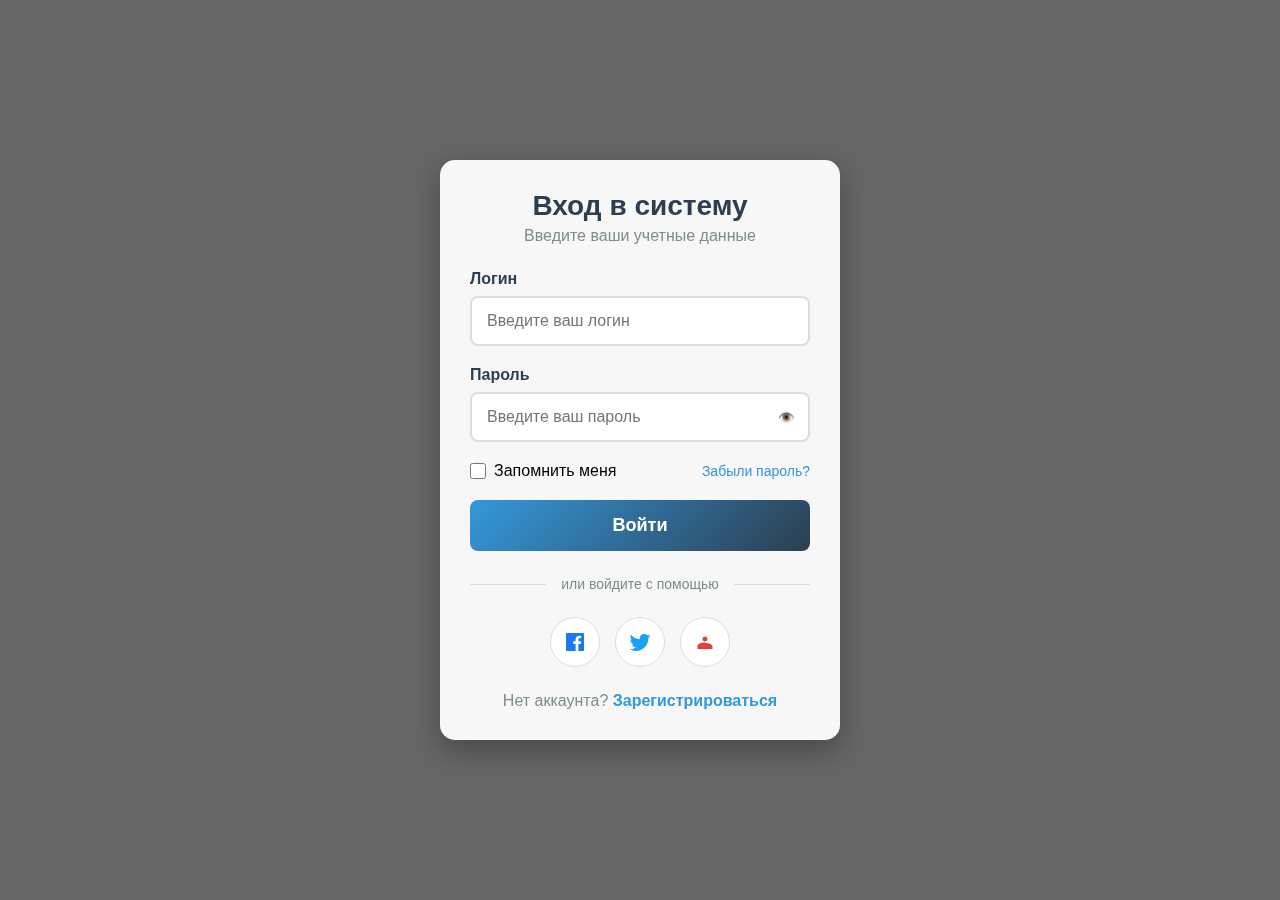
<file: auth.html>
<!DOCTYPE html>
<html lang="ru">
<head>
    <meta charset="UTF-8">
    <meta name="viewport" content="width=device-width, initial-scale=1.0">
    <title>Форма аутентификации</title>
    <style>
        * {
            margin: 0;
            padding: 0;
            box-sizing: border-box;
            font-family: 'Segoe UI', Tahoma, Geneva, Verdana, sans-serif;
        }

        body {
            min-height: 100vh;
            display: flex;
            justify-content: center;
            align-items: center;
            background: url('https://images.unsplash.com/photo-1519681393784-d120267933ba?ixlib=rb-4.0.3&ixid=M3wxMjA3fDB8MHxwaG90by1wYWdlfHx8fGVufDB8fHx8fA%3D%3D&auto=format&fit=crop&w=1500&q=80') no-repeat center center fixed;
            background-size: cover;
            position: relative;
            padding: 20px;
        }

        body::before {
            content: '';
            position: absolute;
            top: 0;
            left: 0;
            right: 0;
            bottom: 0;
            background: rgba(0, 0, 0, 0.6);
            z-index: 0;
        }

        .auth-container {
            position: relative;
            z-index: 1;
            width: 100%;
            max-width: 400px;
        }

        .auth-form {
            background: rgba(255, 255, 255, 0.95);
            border-radius: 15px;
            padding: 30px;
            box-shadow: 0 10px 30px rgba(0, 0, 0, 0.3);
            backdrop-filter: blur(5px);
        }

        .logo {
            text-align: center;
            margin-bottom: 25px;
        }

        .logo h1 {
            color: #2c3e50;
            font-size: 28px;
            margin-bottom: 5px;
        }

        .logo p {
            color: #7f8c8d;
            font-size: 16px;
        }

        .form-group {
            margin-bottom: 20px;
        }

        .form-group label {
            display: block;
            margin-bottom: 8px;
            font-weight: 600;
            color: #2c3e50;
        }

        .form-control {
            width: 100%;
            padding: 14px 15px;
            border: 2px solid #ddd;
            border-radius: 8px;
            font-size: 16px;
            transition: all 0.3s ease;
        }

        .form-control:focus {
            border-color: #3498db;
            outline: none;
            box-shadow: 0 0 0 3px rgba(52, 152, 219, 0.2);
        }

        .password-container {
            position: relative;
        }

        .toggle-password {
            position: absolute;
            right: 15px;
            top: 50%;
            transform: translateY(-50%);
            background: none;
            border: none;
            color: #7f8c8d;
            cursor: pointer;
        }

        .remember-forgot {
            display: flex;
            justify-content: space-between;
            align-items: center;
            margin: 20px 0;
        }

        .checkbox-group {
            display: flex;
            align-items: center;
        }

        .checkbox-group input {
            margin-right: 8px;
            width: 16px;
            height: 16px;
        }

        .forgot-link {
            color: #3498db;
            text-decoration: none;
            font-size: 14px;
        }

        .forgot-link:hover {
            text-decoration: underline;
        }

        .btn-login {
            background: linear-gradient(135deg, #3498db 0%, #2c3e50 100%);
            color: white;
            border: none;
            padding: 15px;
            border-radius: 8px;
            font-size: 18px;
            font-weight: 600;
            cursor: pointer;
            width: 100%;
            transition: transform 0.2s ease;
        }

        .btn-login:hover {
            transform: translateY(-2px);
        }

        .divider {
            display: flex;
            align-items: center;
            margin: 25px 0;
        }

        .divider::before,
        .divider::after {
            content: '';
            flex: 1;
            height: 1px;
            background: #ddd;
        }

        .divider span {
            padding: 0 15px;
            color: #7f8c8d;
            font-size: 14px;
        }

        .social-login {
            display: flex;
            justify-content: center;
            gap: 15px;
            margin-bottom: 25px;
        }

        .social-btn {
            width: 50px;
            height: 50px;
            border-radius: 50%;
            border: 1px solid #ddd;
            background: white;
            display: flex;
            justify-content: center;
            align-items: center;
            cursor: pointer;
            transition: all 0.3s ease;
        }

        .social-btn:hover {
            transform: translateY(-3px);
            box-shadow: 0 5px 15px rgba(0, 0, 0, 0.1);
        }

        .social-btn img {
            width: 24px;
            height: 24px;
        }

        .register-link {
            text-align: center;
            margin-top: 20px;
            color: #7f8c8d;
        }

        .register-link a {
            color: #3498db;
            text-decoration: none;
            font-weight: 600;
        }

        .register-link a:hover {
            text-decoration: underline;
        }

        @media (max-width: 480px) {
            .auth-form {
                padding: 20px;
            }

            .remember-forgot {
                flex-direction: column;
                align-items: flex-start;
                gap: 10px;
            }
        }
    </style>
</head>
<body>
    <div class="auth-container">
        <form class="auth-form" action="https://httpbin.org/post" method="POST">
            <div class="logo">
                <h1>Вход в систему</h1>
                <p>Введите ваши учетные данные</p>
            </div>

            <div class="form-group">
                <label for="login">Логин</label>
                <input type="text" id="login" name="login" class="form-control" placeholder="Введите ваш логин" required>
            </div>

            <div class="form-group">
                <label for="password">Пароль</label>
                <div class="password-container">
                    <input type="password" id="password" name="password" class="form-control" placeholder="Введите ваш пароль" required>
                    <button type="button" class="toggle-password" id="togglePassword">👁️</button>
                </div>
            </div>

            <div class="remember-forgot">
                <div class="checkbox-group">
                    <input type="checkbox" id="remember" name="remember">
                    <label for="remember">Запомнить меня</label>
                </div>

                <a href="#" class="forgot-link">Забыли пароль?</a>
            </div>

            <button type="submit" class="btn-login">Войти</button>

            <div class="divider">
                <span>или войдите с помощью</span>
            </div>

            <div class="social-login">
                <button type="button" class="social-btn">
                    <svg xmlns="http://www.w3.org/2000/svg" width="24" height="24" viewBox="0 0 24 24" fill="#1877F2">
                        <path d="M20 3H4a1 1 0 0 0-1 1v16a1 1 0 0 0 1 1h8.615v-6.96h-2.338v-2.725h2.338v-2c0-2.325 1.42-3.592 3.5-3.592.699-.002 1.399.034 2.095.107v2.42h-1.435c-1.128 0-1.348.538-1.348 1.325v1.735h2.697l-.35 2.725h-2.348V21H20a1 1 0 0 0 1-1V4a1 1 0 0 0-1-1z"/>
                    </svg>
                </button>

                <button type="button" class="social-btn">
                    <svg xmlns="http://www.w3.org/2000/svg" width="24" height="24" viewBox="0 0 24 24" fill="#1DA1F2">
                        <path d="M22.46 6c-.77.35-1.6.58-2.46.69.88-.53 1.56-1.37 1.88-2.38-.83.5-1.75.85-2.72 1.05C18.37 4.5 17.26 4 16 4c-2.35 0-4.27 1.92-4.27 4.29 0 .34.04.67.11.98C8.28 9.09 5.11 7.38 3 4.79c-.37.63-.58 1.37-.58 2.15 0 1.49.75 2.81 1.91 3.56-.71 0-1.37-.2-1.95-.5v.03c0 2.08 1.48 3.82 3.44 4.21a4.22 4.22 0 0 1-1.93.07 4.28 4.28 0 0 0 4 2.98 8.521 8.521 0 0 1-5.33 1.84c-.34 0-.68-.02-1.02-.06C3.44 20.29 5.7 21 8.12 21 16 21 20.33 14.46 20.33 8.79c0-.19 0-.37-.01-.56.84-.6 1.56-1.36 2.14-2.23z"/>
                    </svg>
                </button>

                <button type="button" class="social-btn">
                    <svg xmlns="http://www.w3.org/2000/svg" width="24" height="24" viewBox="0 0 24 24" fill="#DB4437">
                        <path d="M12 11.5c1.381 0 2.5-1.119 2.5-2.5s-1.119-2.5-2.5-2.5S9.5 7.619 9.5 9s1.119 2.5 2.5 2.5zm0 1c-4.136 0-7.5 1.641-7.5 3.5V19h15v-2.5c0-1.859-3.364-3.5-7.5-3.5z"/>
                    </svg>
                </button>
            </div>

            <div class="register-link">
                Нет аккаунта? <a href="#">Зарегистрироваться</a>
            </div>
        </form>
    </div>

    <script>
        // Функция для переключения видимости пароля
        document.getElementById('togglePassword').addEventListener('click', function() {
            const passwordInput = document.getElementById('password');
            const type = passwordInput.getAttribute('type') === 'password' ? 'text' : 'password';
            passwordInput.setAttribute('type', type);

            // Изменение иконки
            this.textContent = type === 'password' ? '👁️' : '🔒';
        });

        // Добавляем валидацию формы
        document.querySelector('.auth-form').addEventListener('submit', function(e) {
            const login = document.getElementById('login').value;
            const password = document.getElementById('password').value;

            if (!login || !password) {
                e.preventDefault();
                alert('Пожалуйста, заполните все обязательные поля');
            }
        });
    </script>
</body>
</html>
</file>
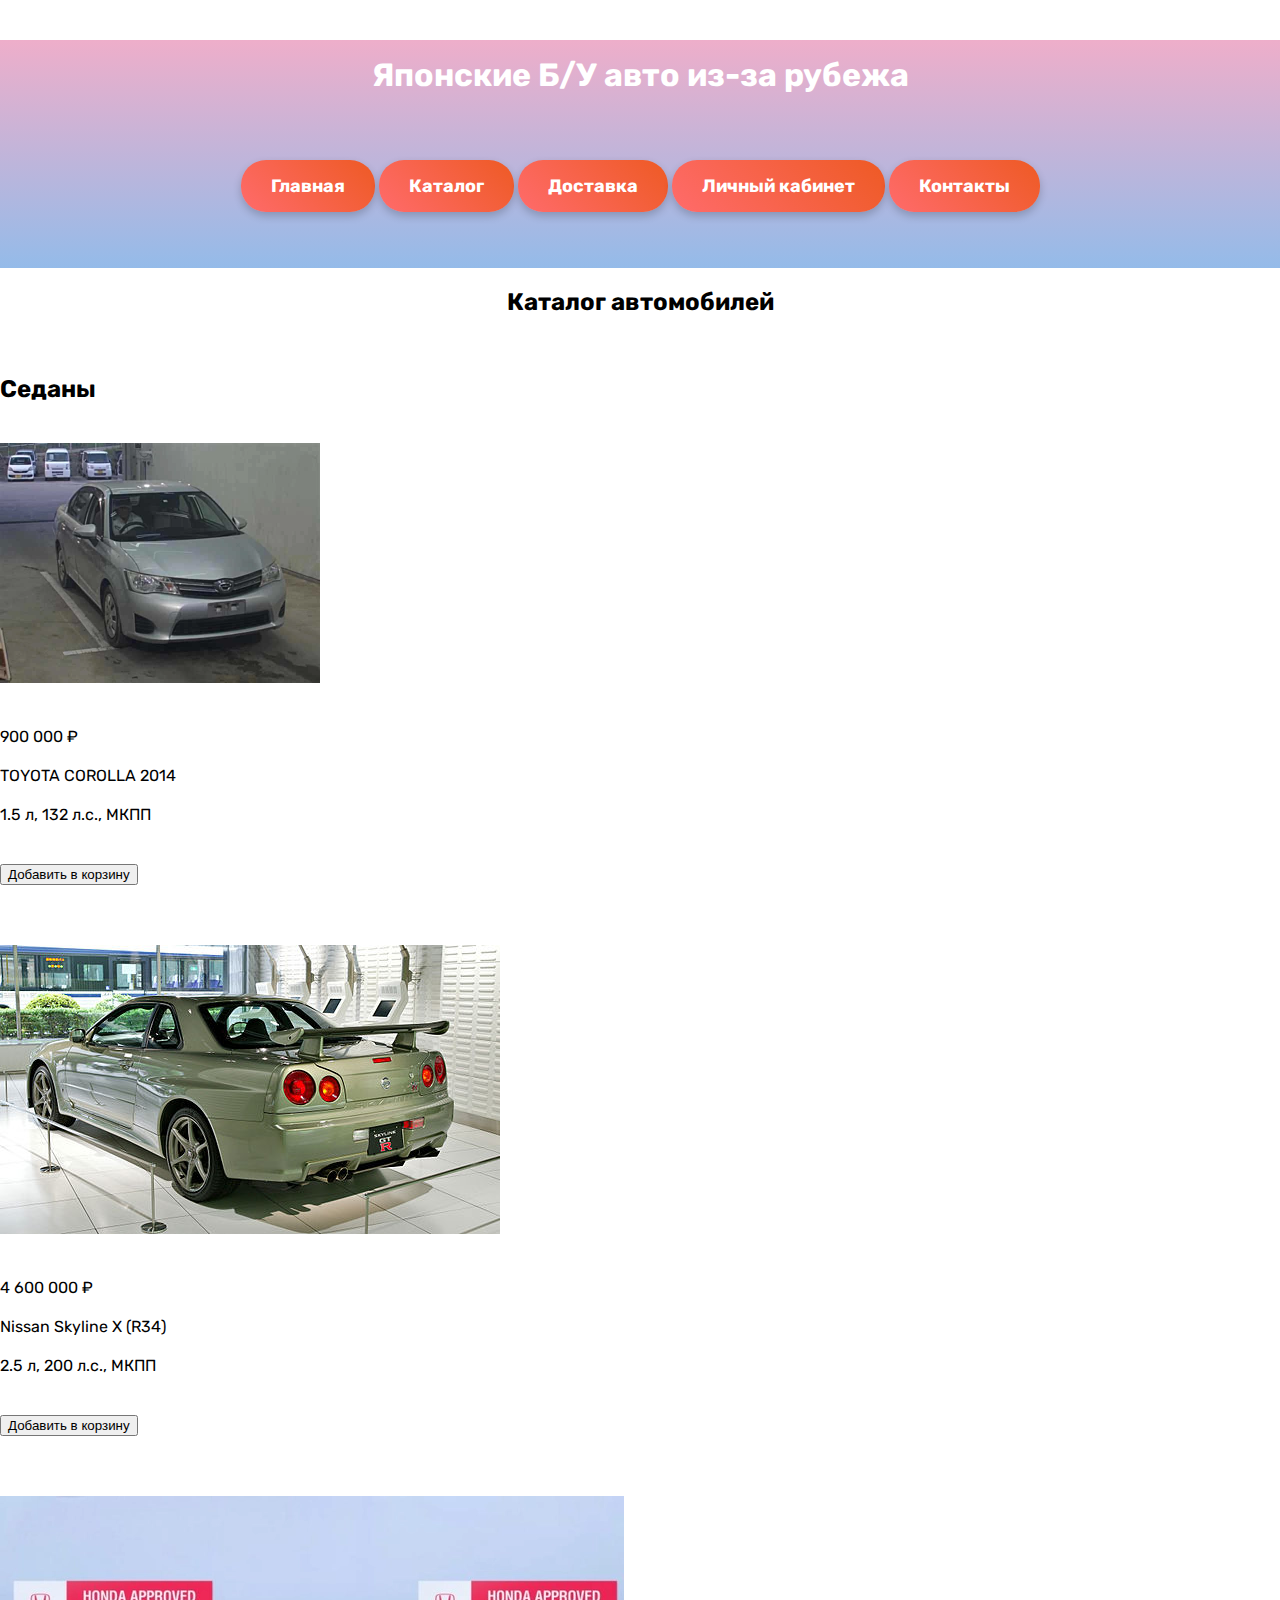
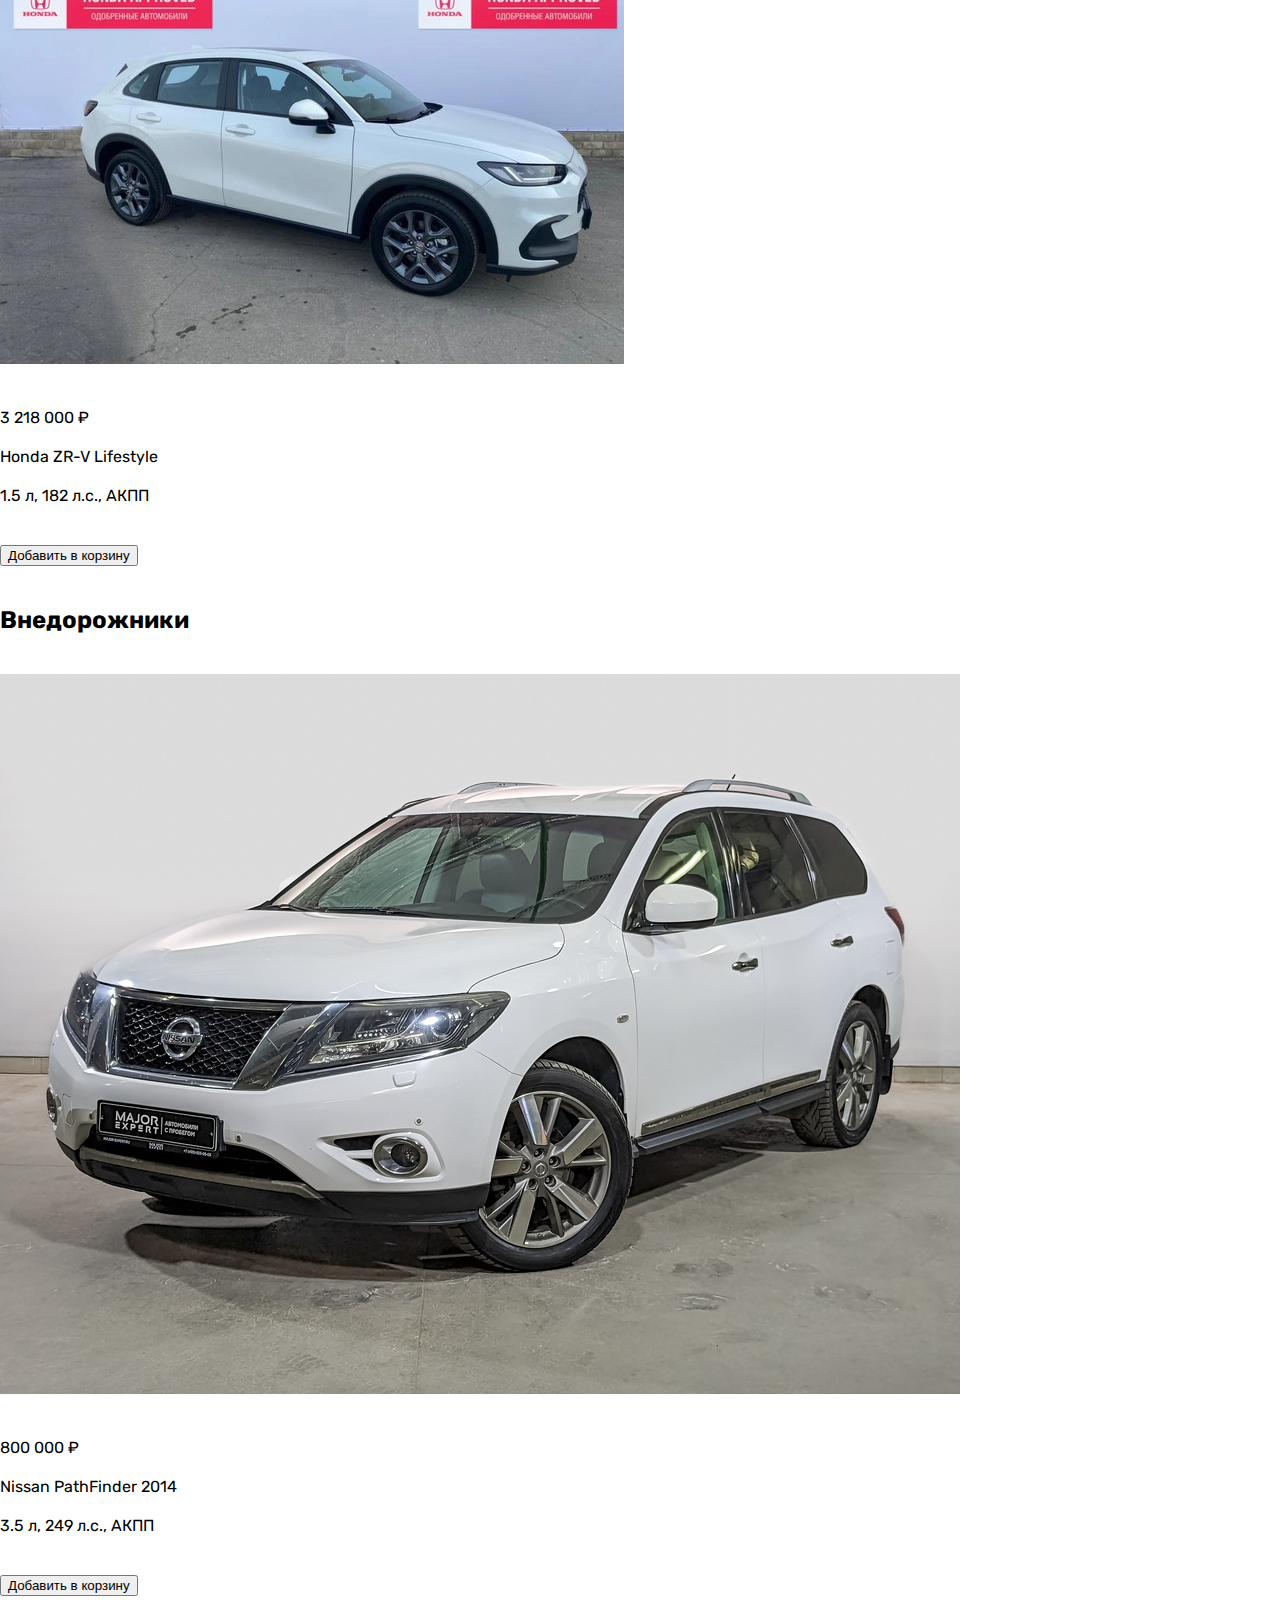
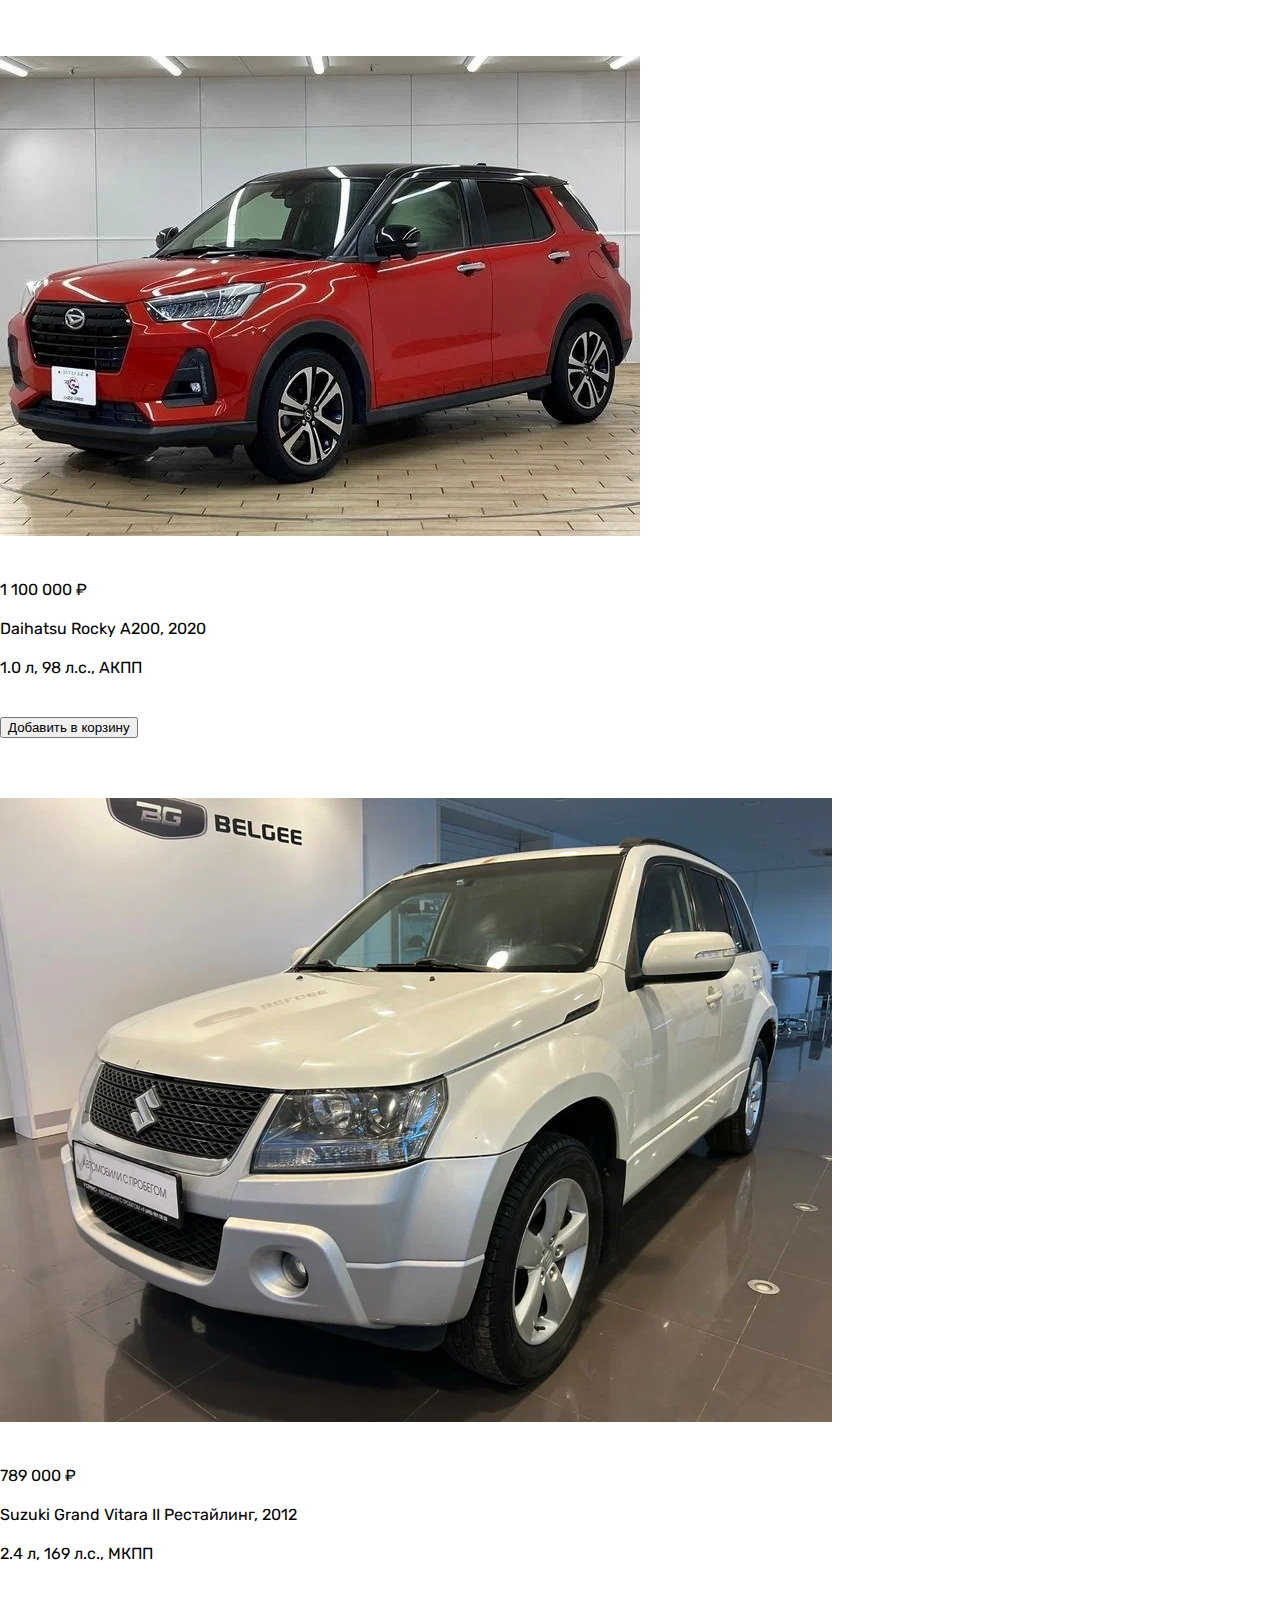
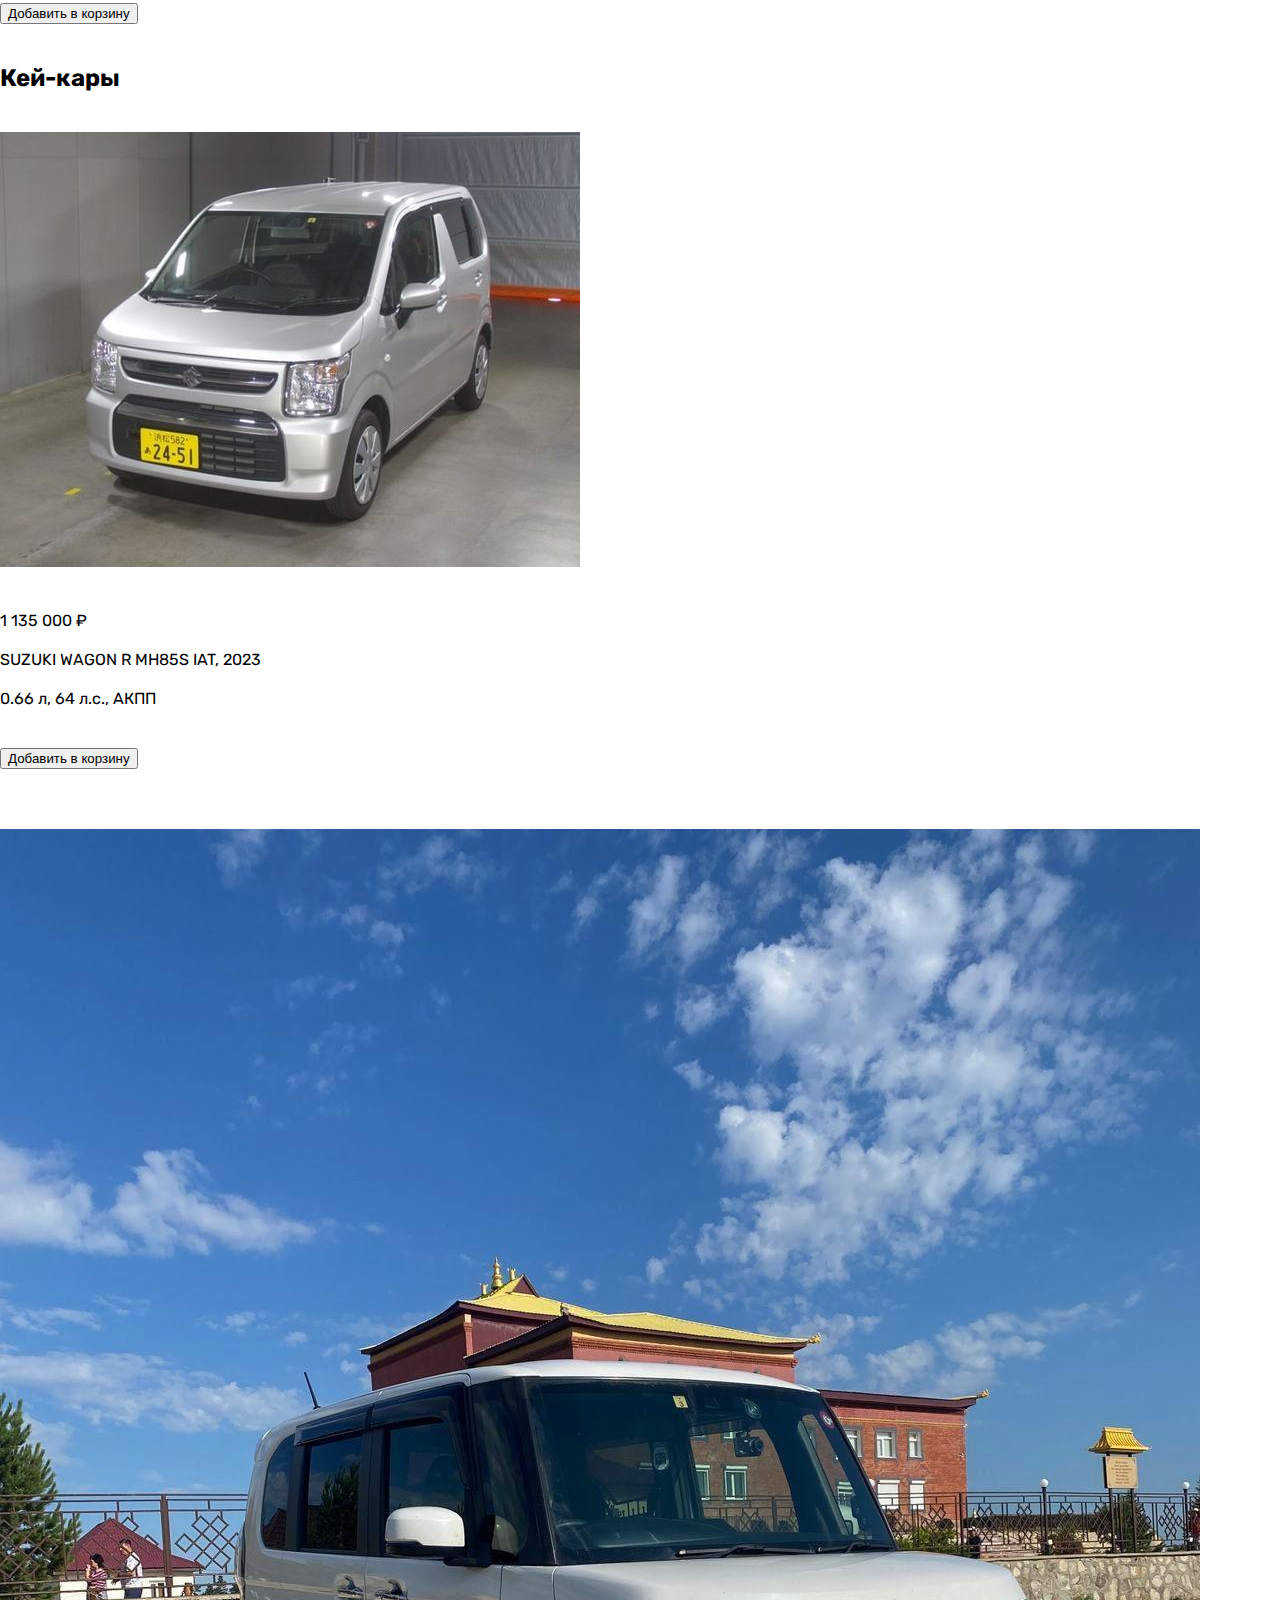
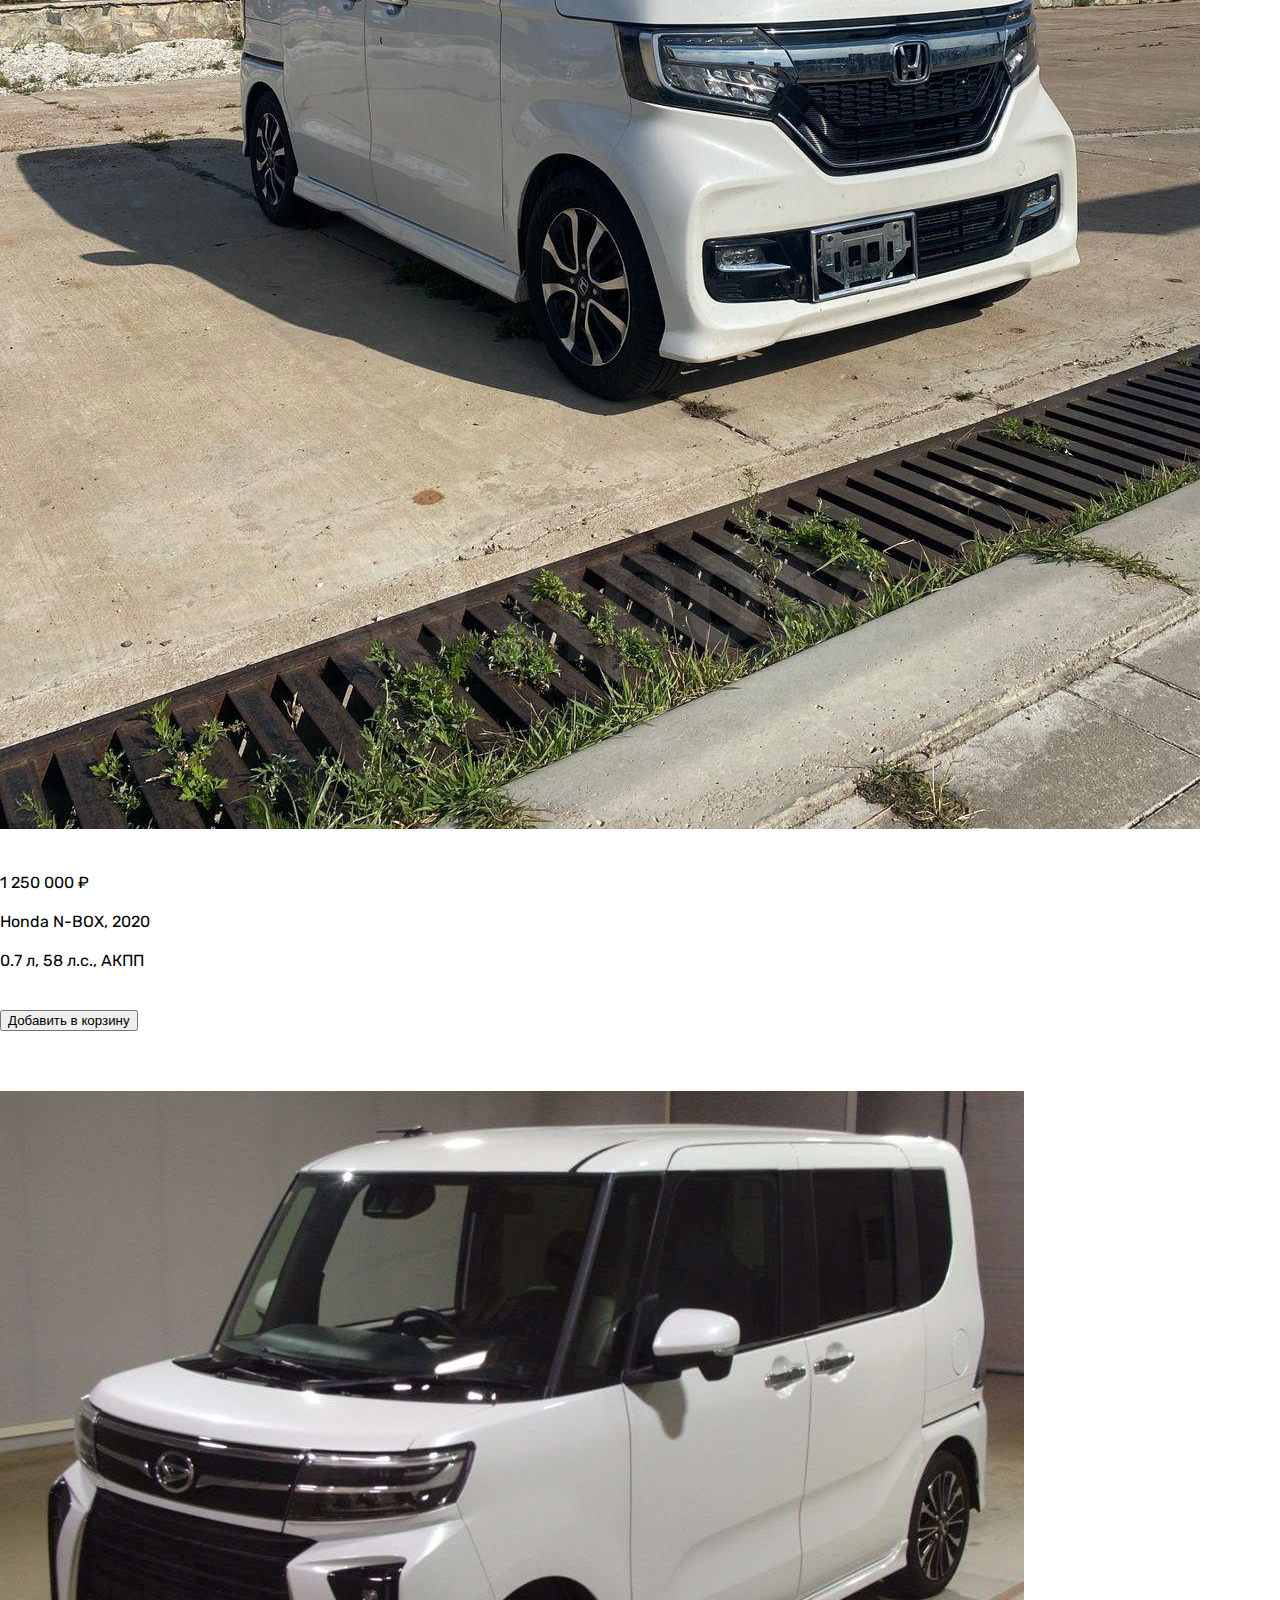
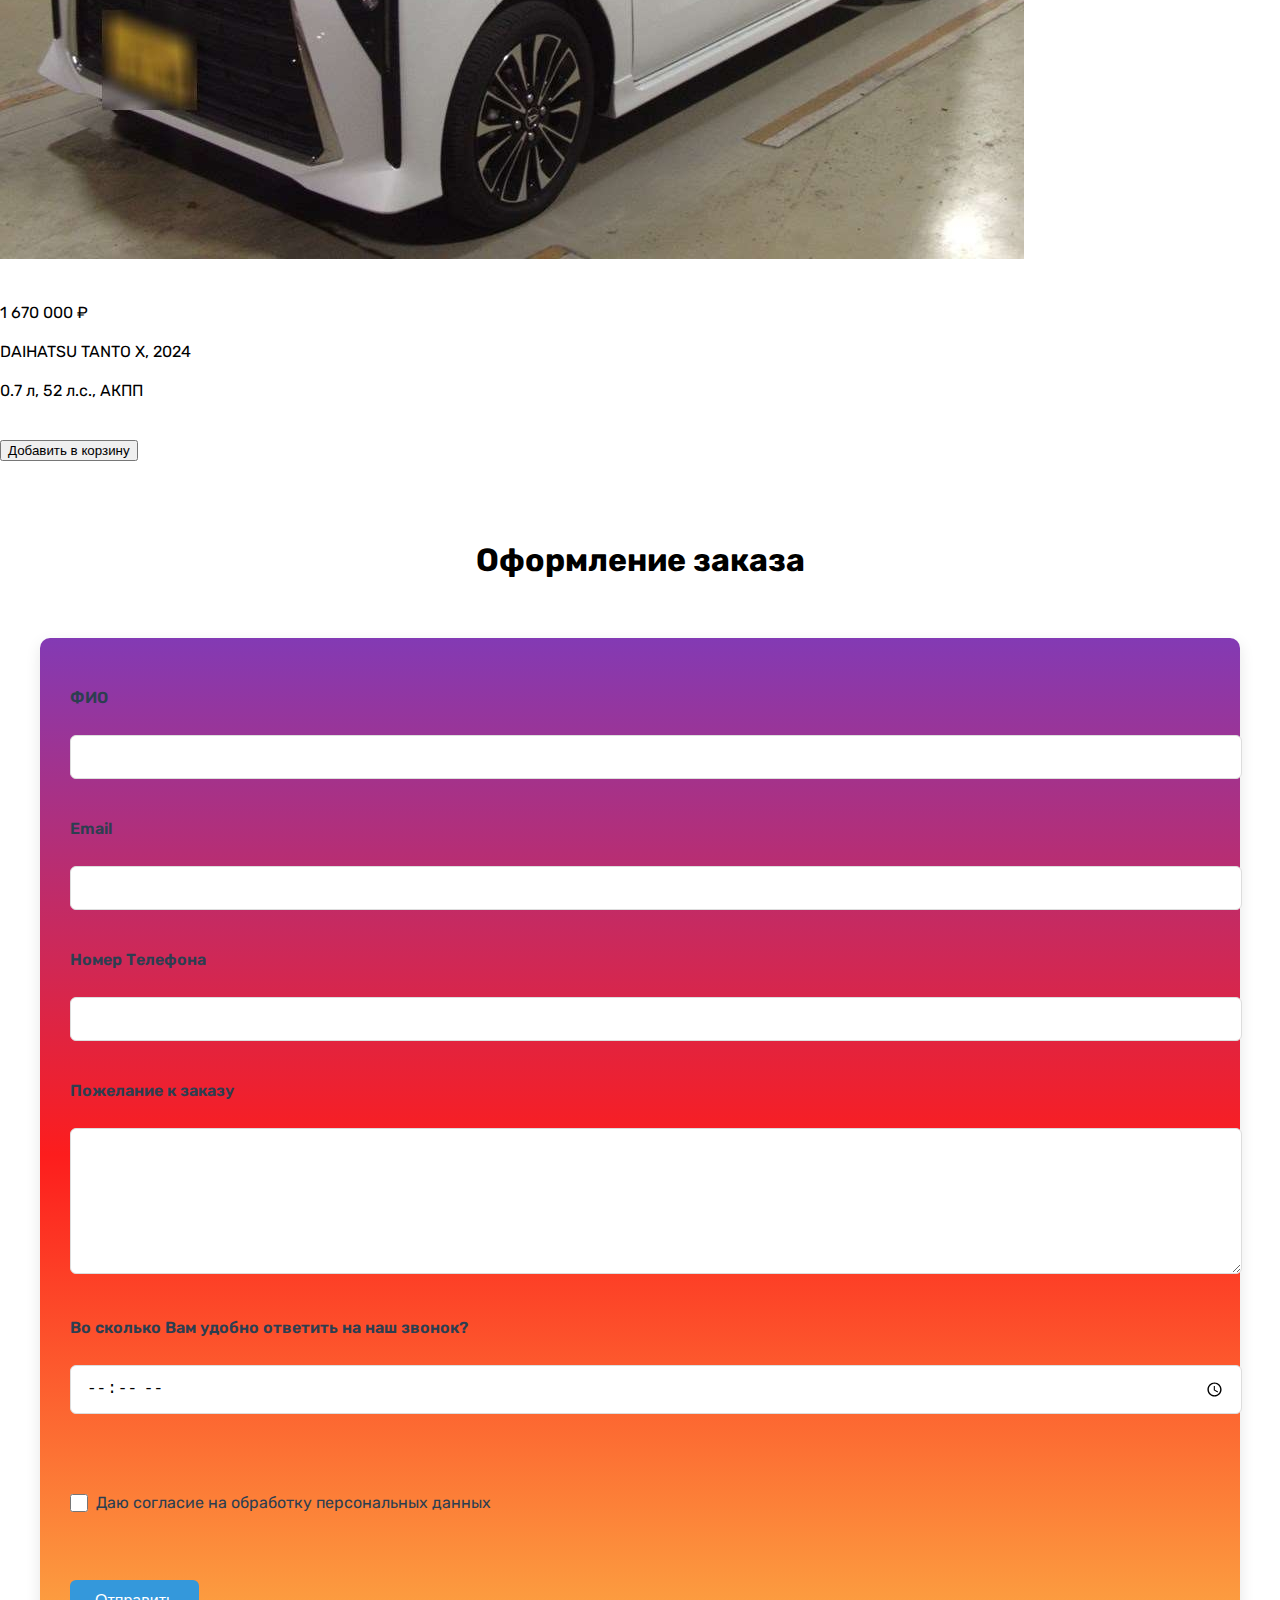
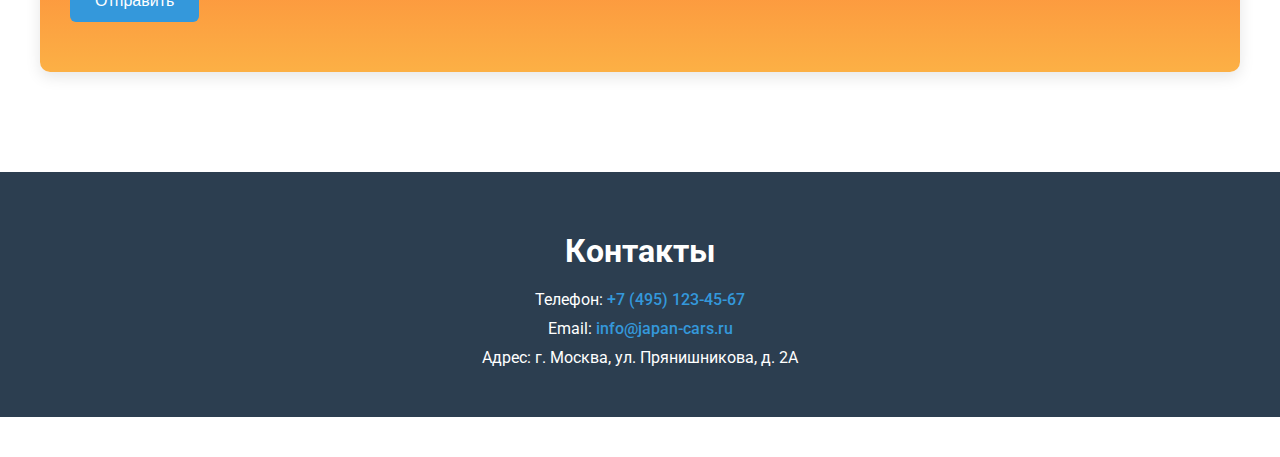
<file: catalog.html>
<!DOCTYPE html>
<html lang="ru">
<head>
    <meta charset="UTF-8">
    <meta name="viewport" content="width=device-width, initial-scale=1.0">
    <title class = "text">Японские Б/У авто из-за рубежа</title>
    <link href="https://fonts.googleapis.com/css2?family=Roboto:wght@300;400;500;700&display=swap" rel="stylesheet">
    <link rel="stylesheet" href="styles.css">
    <link rel="preconnect" href="https://fonts.googleapis.com">
    <link rel="preconnect" href="https://fonts.gstatic.com" crossorigin>
    <link href="https://fonts.googleapis.com/css2?family=Rubik:ital,wght@0,300..900;1,300..900&display=swap" rel="stylesheet">

</head>
<body>
<header>
    <h1>Японские Б/У авто из-за рубежа</h1>
    <nav class = "list-box">
        <a href="index.html", class = "button">Главная</a>
        <a href="catalog.html", class = "button">Каталог</a>
        <a href="#", class = "button">Доставка</a>
        <a href="auth.html", class = "button">Личный кабинет</a>
        <a href="#contacts", class = "button">Контакты</a>
    </nav>
</header>

<center><h2>Каталог автомобилей</h2></center>

<br>
<main>
    <!-- Блок с седанами -->
    <section class="cars-section">
        <h2>Седаны</h2>
        <div class="cars-grid">
            <div class="car-item">
                <img src="imgs/Toyota_Corolla.jpg" alt="TOYOTA COROLLA 2014">
                <p class="car-price">900 000 ₽</p>
                <p class="car-name">TOYOTA COROLLA 2014</p>
                <p class="car-specs">1.5 л, 132 л.с., МКПП</p>
                <button>Добавить в корзину</button>
            </div>
            <div class="car-item">
                <img src="\imgs\Nissan_Skyline_R34_GT-R_Nür_002.jpg" alt="Nissan Skyline X (R34)">
                <p class="car-price">4 600 000 ₽</p>
                <p class="car-name">Nissan Skyline X (R34)</p>
                <p class="car-specs">2.5 л, 200 л.с., МКПП</p>
                <button>Добавить в корзину</button>
            </div>
            <div class="car-item">
                <img src="\imgs\honda_zrv.jpg" alt="Honda ZR-V Lifestyle">
                <p class="car-price">3 218 000 ₽</p>
                <p class="car-name">Honda ZR-V Lifestyle</p>
                <p class="car-specs">1.5 л, 182 л.с., АКПП</p>
                <button>Добавить в корзину</button>
            </div>
        </div>
    </section>

    <!-- Блок с внедорожниками -->
    <section class="cars-section">
        <h2>Внедорожники</h2>
        <div class="cars-grid">
            <div class="car-item">
                <img src="\imgs\Pathfinder.jpg" alt="Nissan PathFinder 2014">
                <p class="car-price">800 000 ₽</p>
                <p class="car-name">Nissan PathFinder 2014</p>
                <p class="car-specs">3.5 л, 249 л.с., АКПП</p>
                <button>Добавить в корзину</button>
            </div>
            <div class="car-item">
                <img src="imgs\Rocky_a200.jpg" alt="Daihatsu Rocky A200, 2020">
                <p class="car-price">1 100 000 ₽</p>
                <p class="car-name">Daihatsu Rocky A200, 2020</p>
                <p class="car-specs">1.0 л, 98 л.с., АКПП</p>
                <button>Добавить в корзину</button>
            </div>
            <div class="car-item">
                <img src="imgs\Suzuki_vitara.jpg" alt="Suzuki Grand Vitara II Рестайлинг, 2012">
                <p class="car-price">789 000 ₽</p>
                <p class="car-name">Suzuki Grand Vitara II Рестайлинг, 2012</p>
                <p class="car-specs">2.4 л, 169 л.с., МКПП</p>
                <button>Добавить в корзину</button>
            </div>
        </div>
    </section>

    <!-- Блок с хэтчбеками -->
    <section class="cars-section">
        <h2>Кей-кары</h2>
        <div class="cars-grid">
            <div class="car-item">
                <img src="imgs\Suzuki_wagon.jpg" alt="SUZUKI WAGON R MH85S IAT, 2023">
                <p class="car-price">1 135 000 ₽</p>
                <p class="car-name">SUZUKI WAGON R MH85S IAT, 2023</p>
                <p class="car-specs">0.66 л, 64 л.с., АКПП</p>
                <button>Добавить в корзину</button>
            </div>
            <div class="car-item">
                <img src="imgs\Honda_N_Box.jpg" alt="Honda N-BOX, 2020">
                <p class="car-price">1 250 000 ₽</p>
                <p class="car-name">Honda N-BOX, 2020</p>
                <p class="car-specs">0.7 л, 58 л.с., АКПП</p>
                <button>Добавить в корзину</button>
            </div>
            <div class="car-item">
                <img src="imgs\Daihatsu_Tanto.jpg" alt="DAIHATSU TANTO X, 2024">
                <p class="car-price">1 670 000 ₽</p>
                <p class="car-name">DAIHATSU TANTO X, 2024</p>
                <p class="car-specs">0.7 л, 52 л.с., АКПП</p>
                <button>Добавить в корзину</button>
            </div>
        </div>
    </section>
</main>
<div class="container">
    <center><h1>Оформление заказа</h1></center>
    <br>
    <form class="feedback-form" action="https://httpbin.org/post" method="POST" enctype="multipart/form-data">
        <div class="form-group">
            <label for="fio">ФИО</label>
            <input type="text" id="fio" name="fio" class="form-control" required>
        </div>
        <div class="form-group">
            <label for="email">Email</label>
            <input type="email" id="email" name="email" class="form-control" required>
        </div>

        <div class="form-group">
            <label for="phone">Номер Телефона</label>
            <input type="number" id="phone" name="phone" class="form-control" required>
        </div>


        <div class="form-group">
            <label for="message">Пожелание к заказу</label>
            <textarea id="message" name="message" class="form-control" required></textarea>
        </div>

        <div class="form-group">
            <label for="time">Во сколько Вам удобно ответить на наш звонок?</label>
            <input type="time" id="time" name="time" class="form-control" required>
        </div>

        <div class="form-group">
            <div class="checkbox-group">
                <label><input type="checkbox" name="consent" required> Даю согласие на обработку персональных данных</label>
            </div>
        </div>

        <button type="submit" class="btn">Отправить</button>
    </form>
</div>
<footer id="contacts">
    <h2>Контакты</h2>
    <p>Телефон: <a href="tel:+74951234567">+7 (495) 123-45-67</a></p>
    <p>Email: <a href="mailto:info@japan-cars.ru">info@japan-cars.ru</a></p>
    <p>Адрес: г. Москва, ул. Прянишникова, д. 2А</p>
</footer>
</body>
</html>
</file>
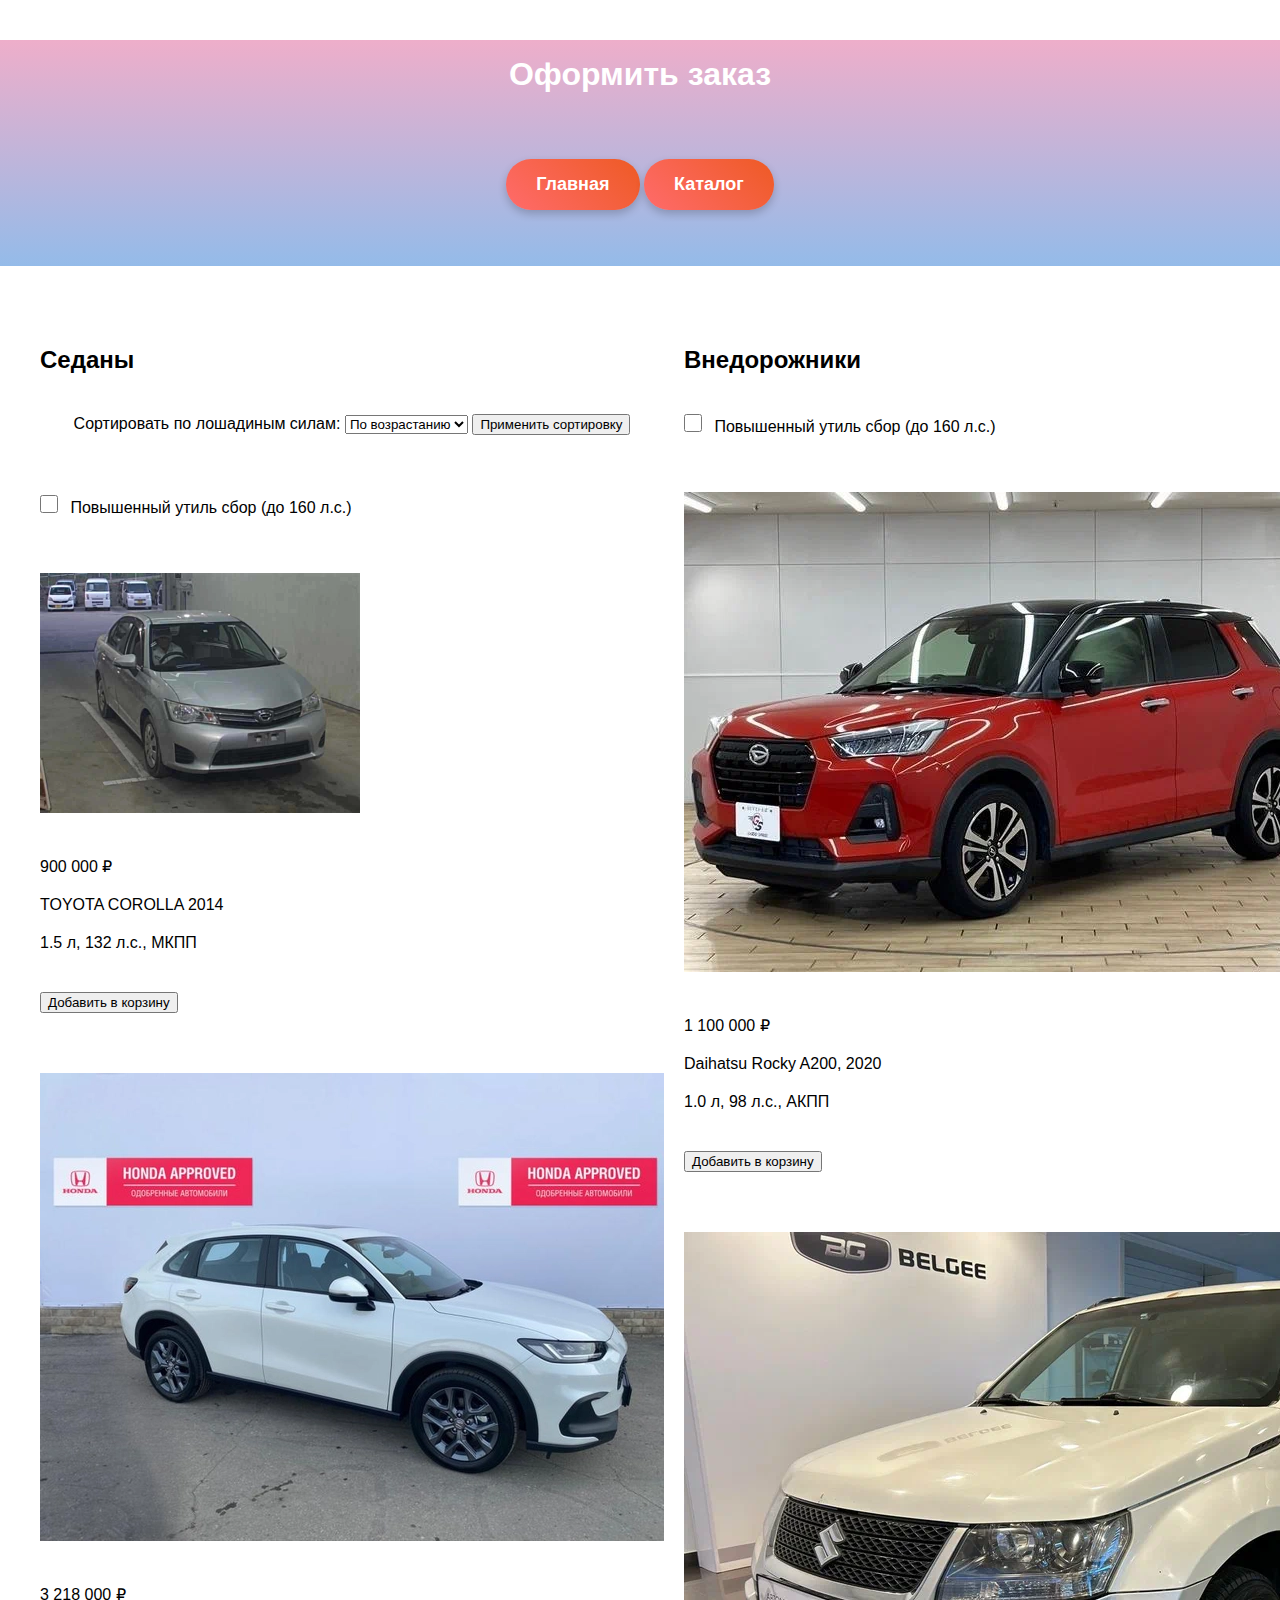
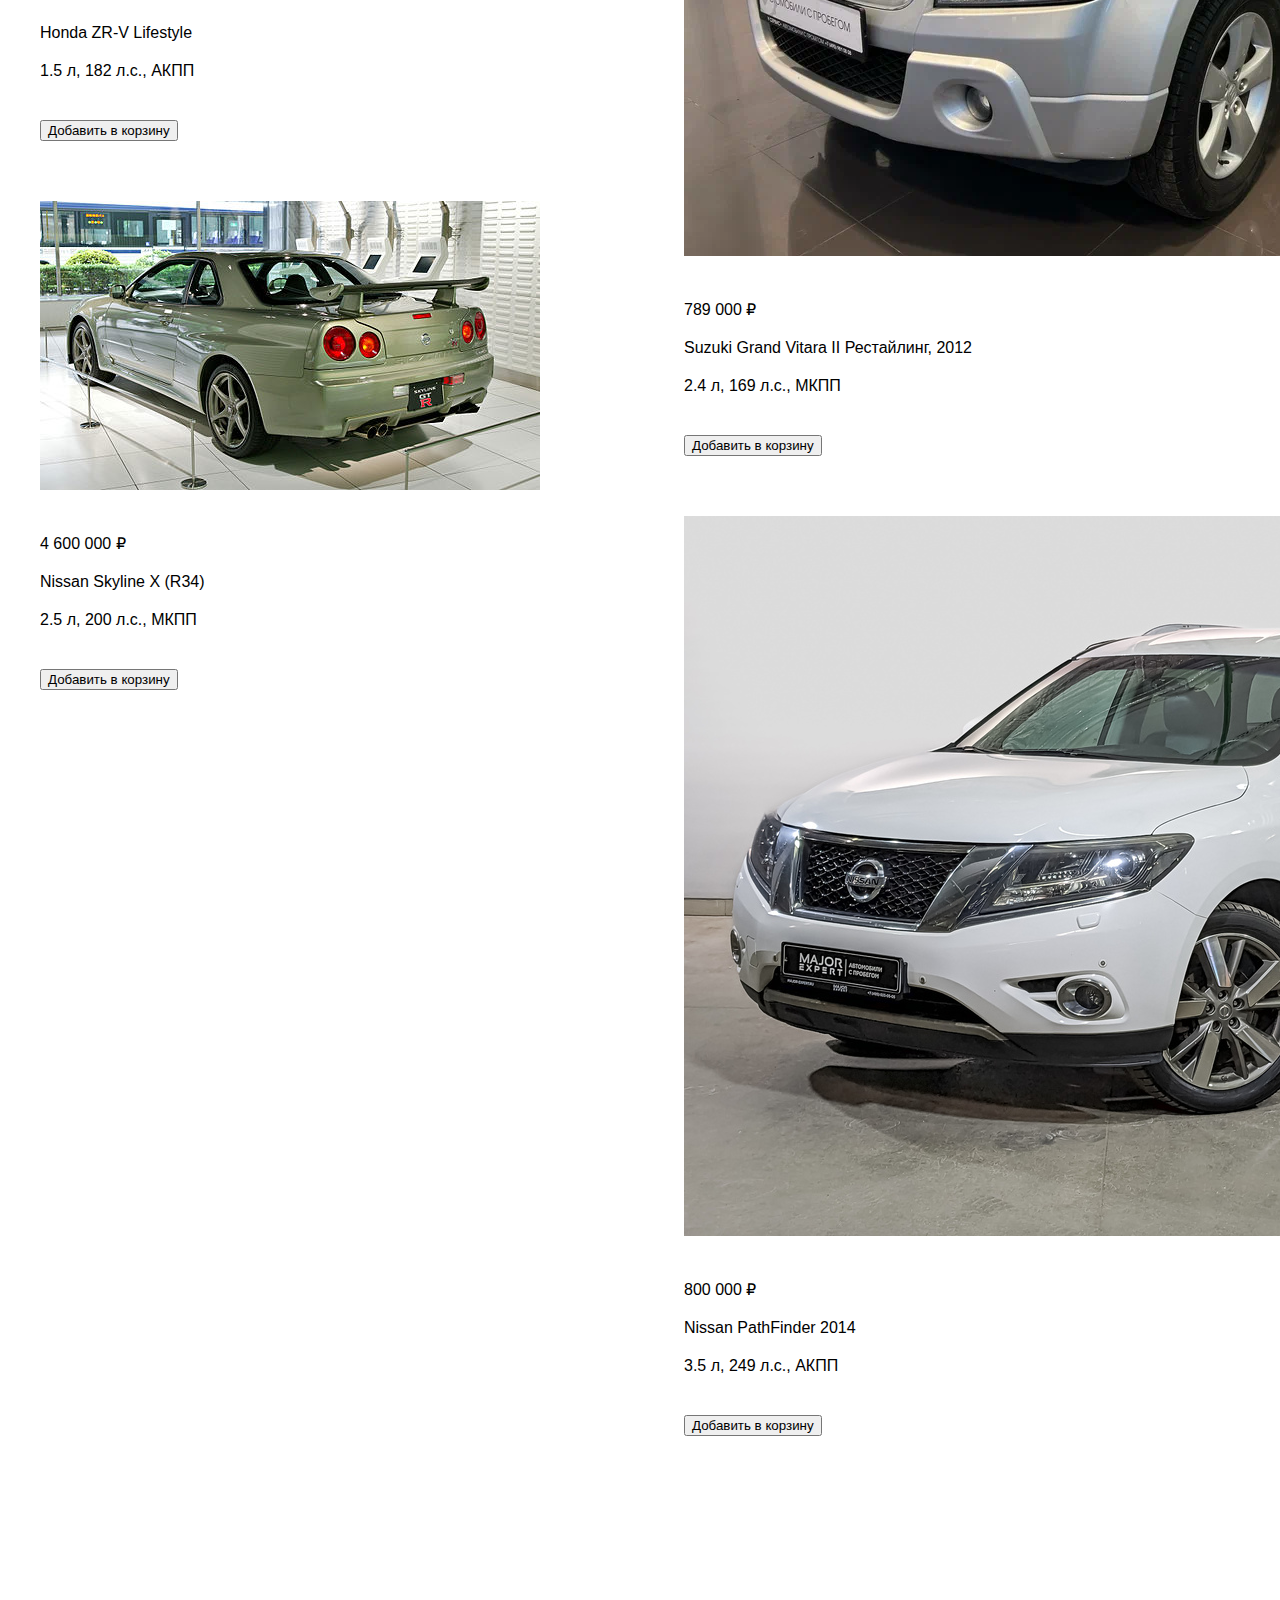
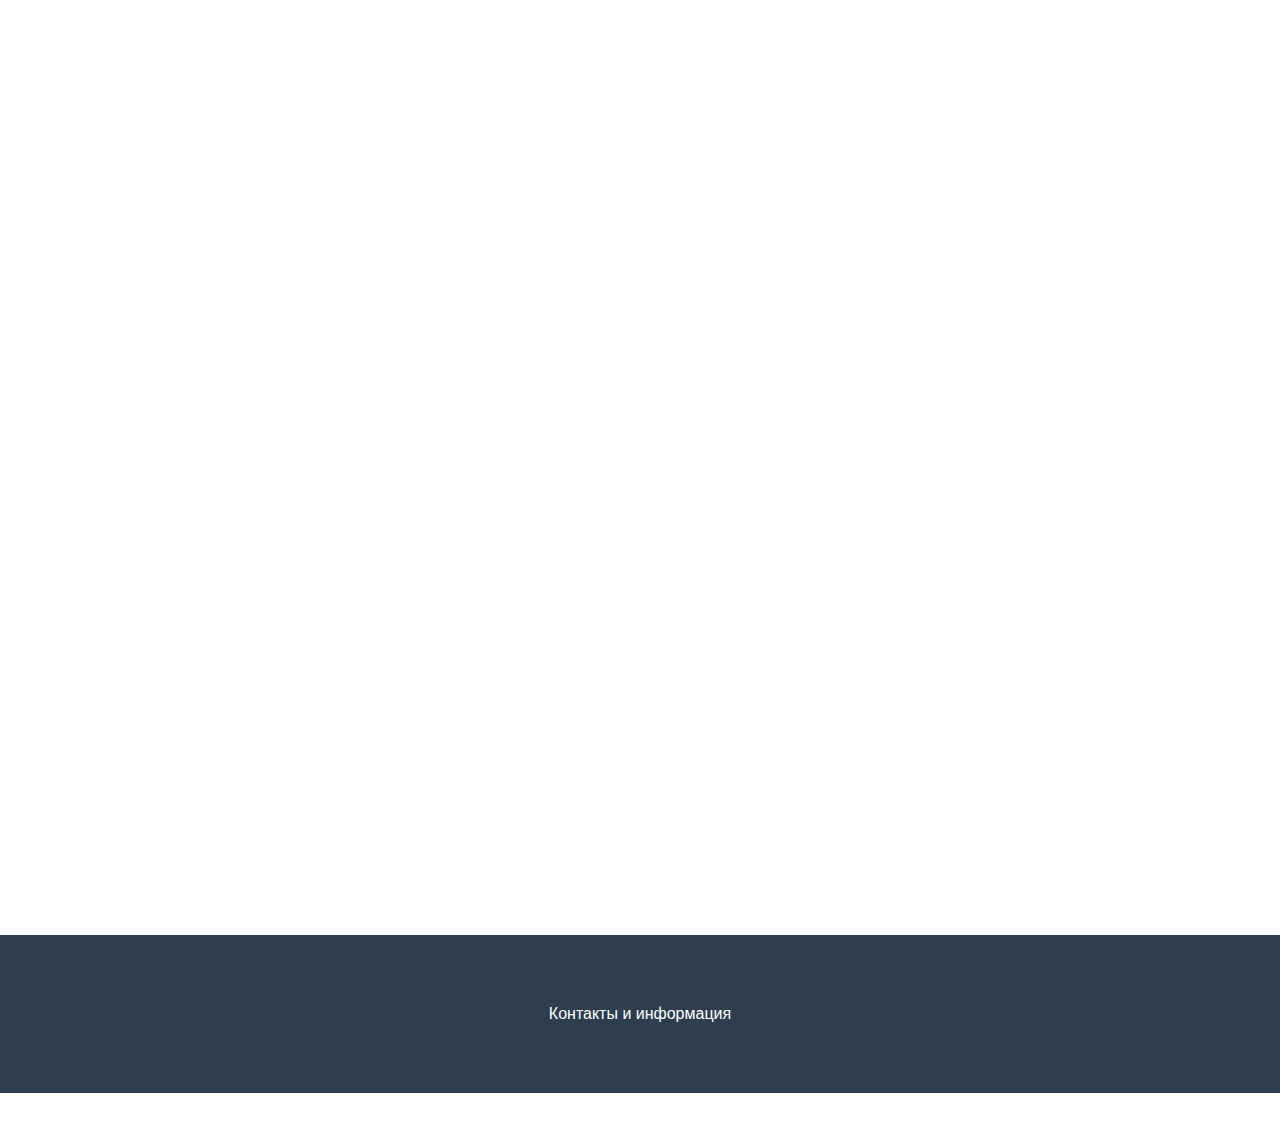
<file: order.html>
<!DOCTYPE html>
<html lang="ru">
<head>
    <meta charset="UTF-8">
    <meta name="viewport" content="width=device-width, initial-scale=1.0">
    <title>Оформление заказа</title>
    <link rel="stylesheet" href="styles.css">
</head>
<body>
<header>
    <h1>Оформить заказ</h1>
    <nav class="list-box">
        <a href="index.html" class="button">Главная</a>
        <a href="catalog.html" class="button">Каталог</a>
    </nav>
</header>

<main class="container" style="display:flex; gap:20px; align-items:flex-start;">
    <section style="flex:1;">
        <h2>Состав заказа</h2>
        <div id="orderItems">
            <p class="empty-cart">Загрузка...</p>
        </div>
    </section>

    <section style="width:420px;">
        <h2>Оформление заказа</h2>
        <form id="orderForm" class="feedback-form" action="save_order.php" method="POST">
            <input type="hidden" id="cartData" name="cart_data">

            <div id="selectedSummary" style="margin-bottom:12px; background:#fff; padding:10px; border-radius:8px;">
                <strong>Выбранные позиции:</strong>
                <div id="selectedList"></div>
                <div style="text-align:right; margin-top:8px;">Итог: <strong id="finalTotal">0 ₽</strong></div>
            </div>

            <div class="form-group">
                <label for="fio">ФИО</label>
                <input type="text" id="fio" name="fio" class="form-control" required>
            </div>

            <div class="form-group">
                <label for="email">Email</label>
                <input type="email" id="email" name="email" class="form-control" required>
            </div>

            <div class="form-group">
                <label for="phone">Номер Телефона</label>
                <input type="tel" id="phone" name="phone" class="form-control" required>
            </div>

            <div class="form-group">
                <div class="checkbox-group">
                    <label><input type="checkbox" name="consent" required> Даю согласие на обработку персональных данных</label>
                </div>
            </div>

            <button type="submit" class="btn" id="submitOrder">Отправить</button>
        </form>
    </section>
</main>

<footer>
    <p style="text-align:center; padding:20px 0;">Контакты и информация</p>
</footer>

<script src="car-sorting.js"></script>
<script>
    // Load cars and render order page
    document.addEventListener('DOMContentLoaded', function() {
        loadCars().then(cars => {
            carsData = cars;
            renderOrderItems();
        });

        function renderOrderItems() {
            const ids = getCartIds();
            const container = document.getElementById('orderItems');
            const selectedList = document.getElementById('selectedList');
            const finalTotal = document.getElementById('finalTotal');
            if (!container) return;
            container.innerHTML = '';
            if (ids.length === 0) {
                container.innerHTML = '<p class="empty-cart">Ничего не выбрано. Чтобы добавить блюда в заказ, перейдите на страницу <a href="catalog.html">Собрать ланч</a>.</p>';
                selectedList.innerHTML = '';
                finalTotal.textContent = '0 ₽';
                return;
            }
            let total = 0;
            ids.forEach(id => {
                const car = carsData.find(c => c.latinName === id);
                if (!car) return;
                total += car.priceValue || 0;
                const el = document.createElement('div');
                el.className = 'car-item';
                el.style.marginBottom = '12px';
                el.innerHTML = `
                    <img src="${car.image}" alt="${car.name}" style="width:120px; height:80px; object-fit:cover; float:left; margin-right:10px; border-radius:8px;">
                    <div style="overflow:hidden;">
                        <strong>${car.name}</strong>
                        <div class="car-specs">${car.specs}</div>
                        <div class="car-price">${car.price}</div>
                        <button class="remove-btn" data-latin="${car.latinName}" style="margin-top:8px;">Удалить</button>
                    </div>
                    <div style="clear:both"></div>
                `;
                container.appendChild(el);
            });
            // selected list in the form
            selectedList.innerHTML = ids.map(id => {
                const c = carsData.find(x => x.latinName === id);
                if (!c) return '';
                return `<div style="display:flex; justify-content:space-between; padding:6px 0;">${c.name} <span>${c.price}</span></div>`;
            }).join('');
            finalTotal.textContent = formatPrice(total) + ' ₽';

            // attach delete handlers
            document.querySelectorAll('.remove-btn').forEach(btn => {
                btn.addEventListener('click', function() {
                    const latin = this.getAttribute('data-latin');
                    removeIdFromCart(latin);
                    renderOrderItems();
                    // also try to update catalog UI if open
                    try { refreshCheckoutPanel(); } catch(e){}
                });
            });

            // prepare hidden cart data for submit
            const cartDataInput = document.getElementById('cartData');
            if (cartDataInput) cartDataInput.value = JSON.stringify({ cars: ids, timestamp: new Date().toISOString() });
        }

        // form submit with combo validation
        const form = document.getElementById('orderForm');
        form.addEventListener('submit', function(e) {
            const ids = getCartIds();
            if (!isValidCombo(ids)) {
                e.preventDefault();
                alert('Состав заказа не соответствует ни одному доступному комбо. Пожалуйста, измените состав.');
                return false;
            }
            // allow normal submit (will send to httpbin)
            // after submit we can clear cart
            // but better to handle via fetch to clear on success
            e.preventDefault();
            const formData = new FormData(form);
            formData.set('cart_data', JSON.stringify({ cars: ids }));
            fetch(form.action, { method: 'POST', body: formData })
                .then(r => r.json())
                .then(resp => {
                    if (resp.success) {
                        alert('Заказ #' + resp.order_id + ' успешно сохранен');
                        localStorage.removeItem(CART_KEY);
                        window.location.href = 'catalog.html';
                    } else {
                        alert('Ошибка: ' + (resp.error || 'Неизвестная ошибка'));
                    }
                })
                .catch(err => {
                    alert('Ошибка отправки заказа: ' + err.message);
                });
        });
    });
</script>
</body>
</html>
</file>
<file: styles.css>
* {
    margin: 20px 0;
}

.content-box {
    background-color: white;
    border-radius: 8px;
    -webkit-box-shadow: 10px 7px 8px 0px rgba(170, 17, 179, 0.2);
    -moz-box-shadow: 10px 7px 8px 0px rgba(170, 17, 179, 0.2);
    box-shadow: 10px 7px 8px 0px rgba(170, 17, 179, 0.2);
    padding: 2rem;
    margin-bottom: 2rem;
    border: 1px solid #e0e0e0;
}
.list-box {
    padding-top: 10px
}

.button{
    display: inline-block;
    padding: 15px 30px;
    background: linear-gradient(45deg, #ff6b6b, #ee5a24);
    color: white;
    text-decoration: none;
    border-radius: 25px;
    border: none;
    font-size: 18px;
    font-weight: bold;
    cursor: pointer;
    transition: all 0.3s ease;
    box-shadow: 0 4px 8px rgba(0,0,0,0.2);
}

.button:hover {
    transform: translateY(-2px);
    box-shadow: 0 6px 12px rgba(0,0,0,0.3);
    background: linear-gradient(45deg, #ee5a24, #ff6b6b);
}



body {
    font-family: "Rubik", sans-serif;
    font-optical-sizing: auto;
    font-weight: 100px;
    font-style: normal;
}
header {
    background: linear-gradient(#EEAECA, #94BBE9);
    color: white;
    padding: 1rem 0;
    text-align: center;
}

header h1 {
    margin: 0;
    padding: 0 0 1rem 0;
}

.content-box h1 {
    margin: 0;
    padding: 0 0 1rem 0;
    text-align: center;
}
li {
    font-family: 'Roboto', sans-serif;
    font-size: 1rem;
    font-weight: 400;
    color: #333;
    margin-bottom: 10px;
}

table {
    width: 100%;
    border-collapse: collapse;
    margin: 20px 0;
}

th, td {
    border: 1px solid #ddd;
    padding: 12px;
    text-align: left;
}

th {
    background-color: #3498db;
    color: white;
    font-family: 'Roboto', sans-serif;
    font-size: 1.1rem;
    font-weight: 700;
}

tr:nth-child(even) {
    background-color: #f2f2f2;
}

td {
    font-family: 'Roboto', sans-serif;
    font-size: 1rem;
    font-weight: 400;
    color: #333;
}

footer {
    background-color: #2c3e50;
    color: white;
    text-align: center;
    padding: 40px 20px;
    margin-top: 40px;
}

footer h2 {
    font-family: 'Roboto', sans-serif;
    font-size: 2rem;
    font-weight: 700;
    color: white;
    margin-bottom: 20px;
}

footer p {
    font-family: 'Roboto', sans-serif;
    font-size: 1rem;
    font-weight: 400;
    color: white;
    margin: 10px 0;
}

footer a {
    font-family: 'Roboto', sans-serif;
    font-size: 1rem;
    font-weight: 500;
    color: #3498db;
    text-decoration: none;
}

footer a:hover {
    text-decoration: underline;
}

.container {
            max-width: 1200px;
            margin: 0 auto;
            padding: 20px;
}

.feedback-form {
            background: linear-gradient(#833AB4, #FD1D1D, #FCB045);
            border-radius: 10px;
            padding: 30px;
            box-shadow: 0 5px 15px rgba(0, 0, 0, 0.1);
            margin-bottom: 40px;
}

.form-group {
            margin-bottom: 20px;
}

.form-group label {
    display: block;
    margin-bottom: 8px;
    font-weight: 600;
    color: #2c3e50;

}

.form-control {
    width: 100%;
    padding: 12px 15px;
    border: 1px solid #ddd;
    border-radius: 6px;
    font-size: 16px;
    transition: border-color 0.3s;
}

.form-control:focus {
    border-color: #3498db;
    outline: none;
    box-shadow: 0 0 0 3px rgba(52, 152, 219, 0.2);
}

textarea.form-control {
    min-height: 120px;
    resize: vertical;
}

.radio-group, .checkbox-group {
    margin: 10px 0;
}

.radio-group label, .checkbox-group label {
    display: inline-flex;
    align-items: center;
    font-weight: normal;
    margin-right: 15px;
    cursor: pointer;
}

input[type="radio"], input[type="checkbox"] {
    margin-right: 8px;
    width: 18px;
    height: 18px;
}

.btn {
    background-color: #3498db;
    color: white;
    border: none;
    padding: 12px 25px;
    border-radius: 6px;
    font-size: 16px;
    cursor: pointer;
    transition: background-color 0.3s;
}

.btn:hover {
    background-color: #2980b9;
}

/* Стили для формы аутентификации */
.auth-container {
    display: flex;
    justify-content: center;
    align-items: center;
    min-height: 100vh;
    background: url('https://images.unsplash.com/photo-1519681393784-d120267933ba?ixlib=rb-4.0.3&auto=format&fit=crop&w=1500&q=80') no-repeat center center fixed;
    background-size: cover;
    position: relative;
}

.auth-container::before {
    content: '';
    position: absolute;
    top: 0;
    left: 0;
    right: 0;
    bottom: 0;
    background: rgba(0, 0, 0, 0.6);
}

.auth-form {
    background: rgba(255, 255, 255, 0.9);
    border-radius: 10px;
    padding: 30px;
    box-shadow: 0 5px 25px rgba(0, 0, 0, 0.2);
    width: 100%;
    max-width: 400px;
    z-index: 1;
}

.auth-form h2 {
    color: #2c3e50;
    margin-bottom: 25px;
}

.auth-form .form-group {
    margin-bottom: 20px;
}

.auth-form .btn {
    width: 100%;
    padding: 12px;
    background-color: #2ecc71;
}

.auth-form .btn:hover {
    background-color: #27ae60;
}

.remember-me {
    display: flex;
    align-items: center;
    margin: 15px 0;
}

.remember-me label {
    margin-left: 8px;
    cursor: pointer;
}
</file>
